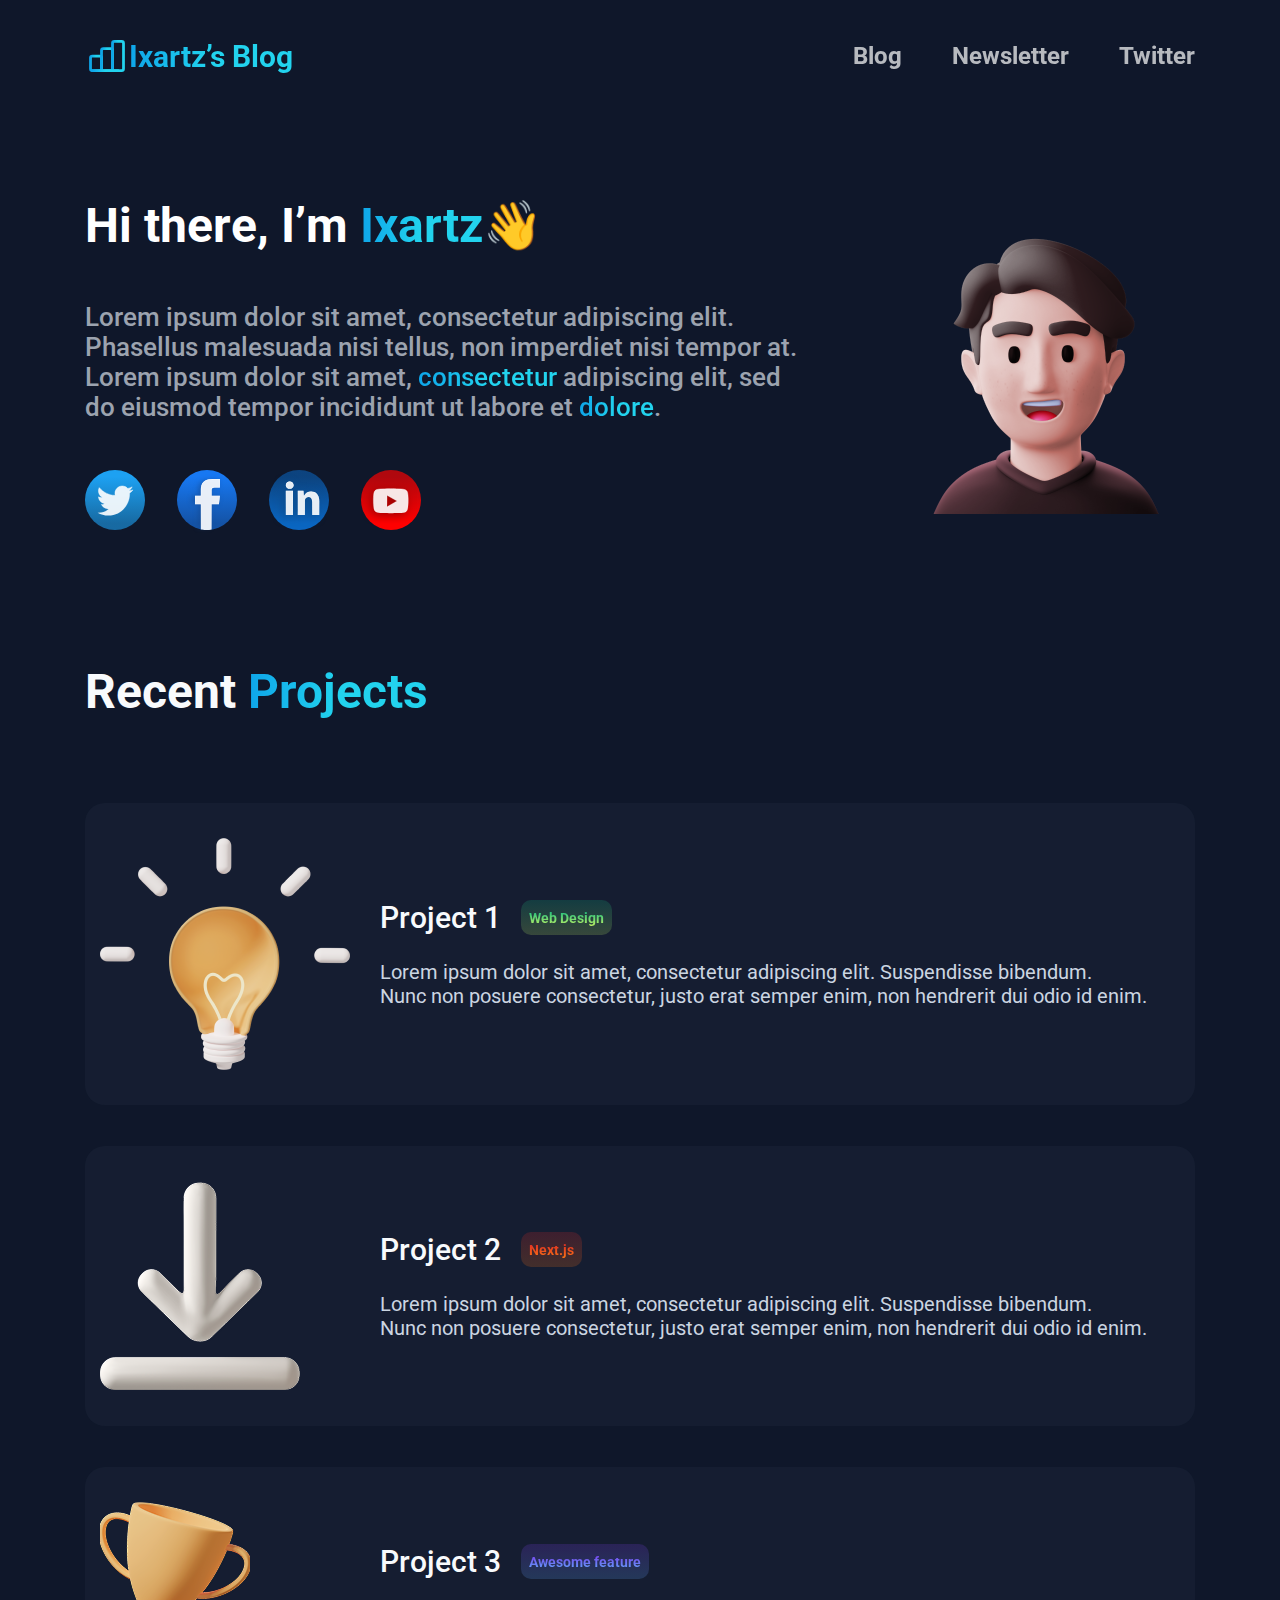
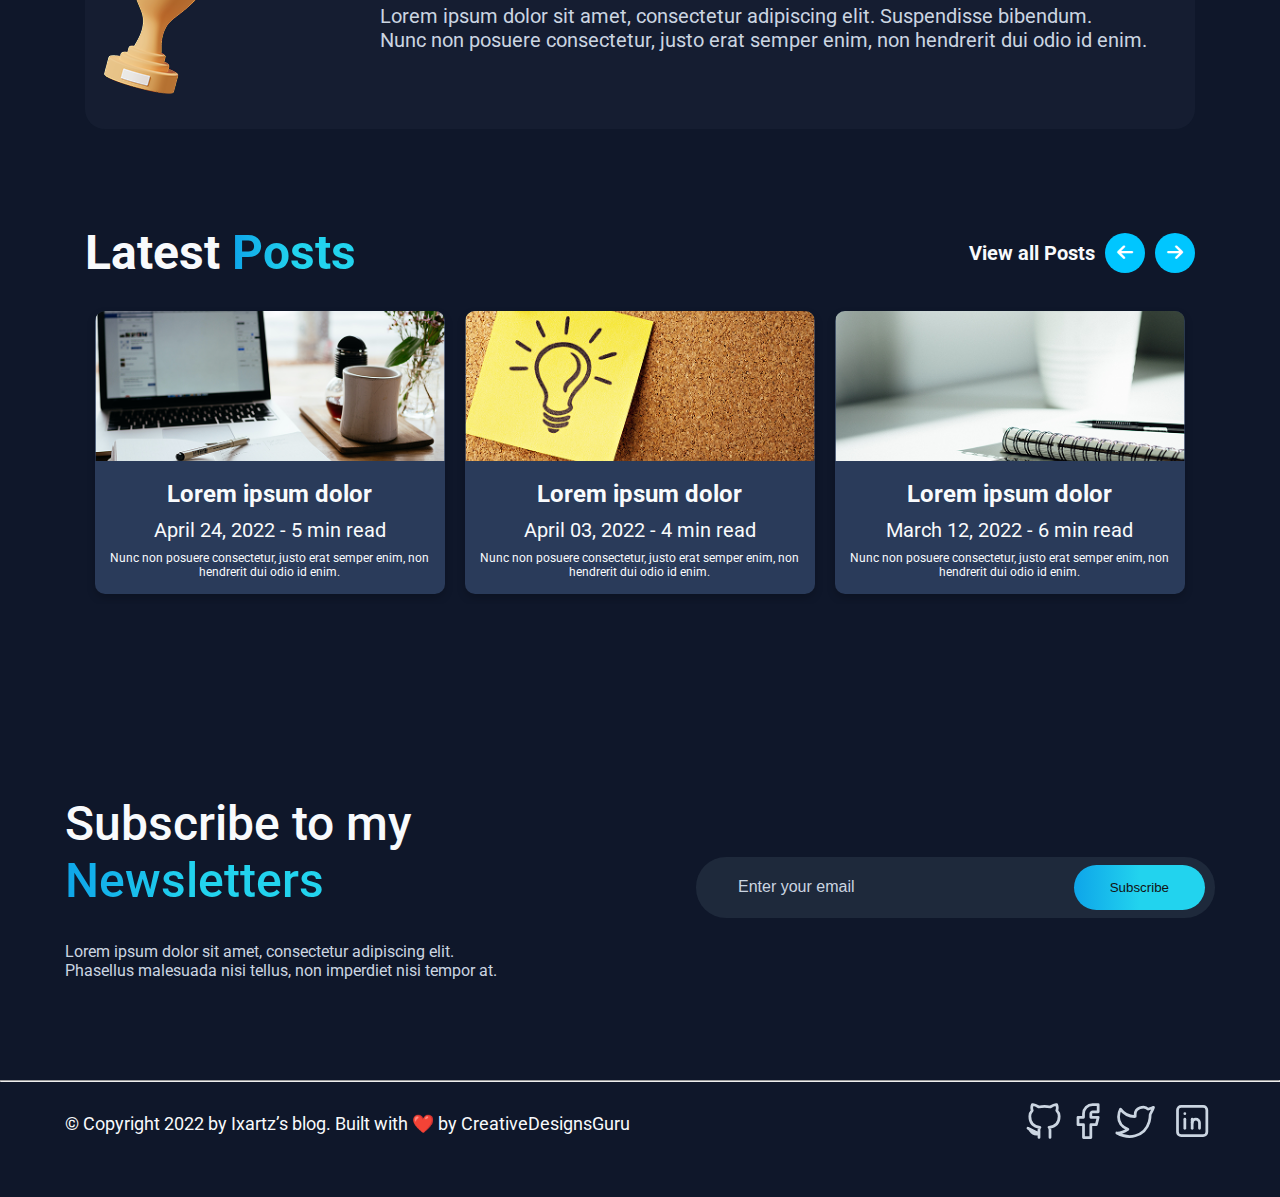
<file: index.html>
<!DOCTYPE html>
<html lang="en">
  <head>
    <meta charset="UTF-8" />
    <meta name="viewport" content="width=device-width, initial-scale=1.0" />
    <meta
      name="description"
      content="Designed and developed by Universal, Abdulhayev Nuriddin"
    />
    <meta name="keywords" content="HTML, CSS, JavaScript, Frontend" />
    <meta name="author" content="Abdulhayev Nuriddin, Universal" />
    <title>Designed by Universal</title>
    <link rel="shortcut icon" href="./images/favicon.svg" type="image/x-icon" />
    <link rel="stylesheet" href="./css/main.css" />
    <!-- <link rel="stylesheet" href="./bootstrap/css/bootstrap.min.css" /> -->
    <link
      rel="stylesheet"
      href="https://cdnjs.cloudflare.com/ajax/libs/font-awesome/6.6.0/css/all.min.css"
    />
  </head>

  <body>
    <div id="loader"></div>
    <div id="scrollProgressBar"></div>

    <header class="header hidden-content">
      <div class="container header__container">
        <a href="./index.html" class="header__logo">
          <img src="./images/logo.svg" alt="Logo" class="header__logo__img" />
          <h2 class="header__logo__name gradient">Ixartz’s Blog</h2>
        </a>
        <ul class="header__list">
          <li>
            <a href="./blog.html" class="header__links">Blog</a>
          </li>
          <li>
            <a href="./newsletter.html" class="header__links">Newsletter</a>
          </li>
          <li>
            <a href="https://x.com" target="_blank" class="header__links"
              >Twitter</a
            >
          </li>
        </ul>
      </div>
    </header>

    <main class="main hidden-content">
      <section class="hero">
        <div class="container hero__container">
          <div class="hero__content">
            <h1 class="hero__title">
              Hi there, I’m <span class="gradient">Ixartz</span>👋
            </h1>
            <p class="hero__text">
              Lorem ipsum dolor sit amet, consectetur adipiscing elit. Phasellus
              malesuada nisi tellus, non imperdiet nisi tempor at. Lorem ipsum
              dolor sit amet,
              <span class="gradient">consectetur</span> adipiscing elit, sed do
              eiusmod tempor incididunt ut labore et
              <span class="gradient">dolore</span>.
            </p>
            <div class="hero__socials">
              <a
                href="http://x.com"
                target="_blank"
                rel="noopener noreferrer"
                class="hero__twitter"
              >
                <img src="./images/twitter.svg" alt="twitter" class="" />
              </a>
              <a
                href="http://facebook.com"
                target="_blank"
                rel="noopener noreferrer"
                class="hero__facebook"
              >
                <img src="./images/facebook.svg" alt="facebook" class="" />
              </a>
              <a
                href="http://linkedin.com"
                target="_blank"
                rel="noopener noreferrer"
                class="hero__linkedin"
              >
                <img src="./images/linkedin.svg" alt="linkedin" class="" />
              </a>
              <a
                href="http://youtube.com"
                target="_blank"
                rel="noopener noreferrer"
                class="hero__youtube"
              >
                <img src="./images/youtube.svg" alt="youtube" class="" />
              </a>
            </div>
          </div>
          <img src="./images/human.png" alt="human" class="hero__img" />
        </div>
      </section>

      <section class="projects">
        <div class="container projects__container">
          <h2 class="projects__title">
            Recent <span class="gradient">Projects</span>
          </h2>
          <div class="projects__cards">
            <div class="projects__card">
              <img src="./images/lampa.png" alt="lampa" class="" />
              <div class="projects__card__content">
                <div class="projects__flex">
                  <h3 class="projects__card__title">Project 1</h3>
                  <div class="projects__card__bg">
                    <span class="projects__card__span">Web Design</span>
                  </div>
                </div>
                <p class="projects__card__text">
                  Lorem ipsum dolor sit amet, consectetur adipiscing elit.
                  Suspendisse bibendum.
                </p>
                <p class="projects__card__text">
                  Nunc non posuere consectetur, justo erat semper enim, non
                  hendrerit dui odio id enim.
                </p>
              </div>
            </div>
            <div class="projects__card">
              <img src="./images/download.png" alt="yuklash" class="" />
              <div class="projects__card__content">
                <div class="projects__flex">
                  <h3 class="projects__card__title">Project 2</h3>
                  <div class="projects__card__bg2">
                    <span class="projects__card__span2">Next.js</span>
                  </div>
                </div>
                <p class="projects__card__text">
                  Lorem ipsum dolor sit amet, consectetur adipiscing elit.
                  Suspendisse bibendum.
                </p>
                <p class="projects__card__text">
                  Nunc non posuere consectetur, justo erat semper enim, non
                  hendrerit dui odio id enim.
                </p>
              </div>
            </div>
            <div class="projects__card">
              <img src="./images/kubok.png" alt="kubok" class="" />
              <div class="projects__card__content">
                <div class="projects__flex">
                  <h3 class="projects__card__title">Project 3</h3>
                  <div class="projects__card__bg3">
                    <span class="projects__card__span3">Awesome feature</span>
                  </div>
                </div>
                <p class="projects__card__text">
                  Lorem ipsum dolor sit amet, consectetur adipiscing elit.
                  Suspendisse bibendum.
                </p>
                <p class="projects__card__text">
                  Nunc non posuere consectetur, justo erat semper enim, non
                  hendrerit dui odio id enim.
                </p>
              </div>
            </div>
          </div>
        </div>
      </section>

      <section class="posts">
        <div class="container posts__container">
          <div class="carousel-container">
            <div class="carousel-header">
              <h2>Latest <span class="gradient">Posts</span></h2>
              <div class="header-controls">
                <a href="./blog.html">View all Posts</a>
                <button class="nav-arrow prev">
                  <i class="fas fa-arrow-left"></i>
                </button>
                <button class="nav-arrow next">
                  <i class="fas fa-arrow-right"></i>
                </button>
              </div>
            </div>
            <div class="carousel">
              <div class="carousel-track">
                <a href="fullblog.html?id=1" class="card" data-id="1">
                  <div class="card-inner">
                    <img src="./images/card1.png" alt="Card Image" />
                    <div class="card-content">
                      <h2>Lorem ipsum dolor</h2>
                      <p>April 24, 2022 - 5 min read</p>
                      <p>
                        Nunc non posuere consectetur, justo erat semper enim,
                        non hendrerit dui odio id enim.
                      </p>
                    </div>
                  </div>
                </a>
                <a href="fullblog.html?id=2" class="card" data-id="2">
                  <div class="card-inner">
                    <img src="./images/card2.png" alt="Card Image" />
                    <div class="card-content">
                      <h2>Lorem ipsum dolor</h2>
                      <p>April 03, 2022 - 4 min read</p>
                      <p>
                        Nunc non posuere consectetur, justo erat semper enim,
                        non hendrerit dui odio id enim.
                      </p>
                    </div>
                  </div>
                </a>
                <a href="fullblog.html?id=3" class="card" data-id="3">
                  <div class="card-inner">
                    <img src="./images/card3.png" alt="Card Image" />
                    <div class="card-content">
                      <h2>Lorem ipsum dolor</h2>
                      <p>March 12, 2022 - 6 min read</p>
                      <p>
                        Nunc non posuere consectetur, justo erat semper enim,
                        non hendrerit dui odio id enim.
                      </p>
                    </div>
                  </div>
                </a>
                <a href="fullblog.html?id=4" class="card" data-id="4">
                  <div class="card-inner">
                    <img src="./images/card4.png" alt="Card Image" />
                    <div class="card-content">
                      <h2>Lorem ipsum dolor</h2>
                      <p>March 10, 2022 - 5 min read</p>
                      <p>
                        Nunc non posuere consectetur, justo erat semper enim,
                        non hendrerit dui odio id enim.
                      </p>
                    </div>
                  </div>
                </a>
                <a href="fullblog.html?id=5" class="card" data-id="5">
                  <div class="card-inner">
                    <img src="./images/card5.png" alt="Card Image" />
                    <div class="card-content">
                      <h2>Lorem ipsum dolor</h2>
                      <p>March 08, 2022 - 4 min read</p>
                      <p>
                        Nunc non posuere consectetur, justo erat semper enim,
                        non hendrerit dui odio id enim.
                      </p>
                    </div>
                  </div>
                </a>
                <a href="fullblog.html?id=6" class="card" data-id="6">
                  <div class="card-inner">
                    <img src="./images/card6.png" alt="Card Image" />
                    <div class="card-content">
                      <h2>Lorem ipsum dolor</h2>
                      <p>March 05, 2022 - 6 min read</p>
                      <p>
                        Nunc non posuere consectetur, justo erat semper enim,
                        non hendrerit dui odio id enim.
                      </p>
                    </div>
                  </div>
                </a>
              </div>
            </div>
          </div>
        </div>
      </section>
    </main>

    <footer class="footer">
      <div class="container footer__container">
        <div class="footer__content">
          <h2 class="footer__title">
            Subscribe to my
            <span class="gradient">Newsletters</span>
          </h2>
          <p class="footer__text">
            Lorem ipsum dolor sit amet, consectetur adipiscing elit.
          </p>
          <p class="footer__text">
            Phasellus malesuada nisi tellus, non imperdiet nisi tempor at.
          </p>
        </div>
        <form class="footer__form">
          <input
            class="footer__inp"
            type="email"
            placeholder="Enter your email"
            required
          />
          <button class="footer__btn" type="submit">Subscribe</button>
        </form>
      </div>
      <hr />
      <div class="container footer__bottom">
        <p class="footer__copy">
          © Copyright 2022 by Ixartz’s blog. Built with ❤️ by
          CreativeDesignsGuru
        </p>
        <div class="footer__socials">
          <a href="http://github.com" target="_blank" rel="noopener noreferrer">
            <img src="./images/github.svg" alt="github" />
          </a>
          <a
            href="http://facebook.com"
            target="_blank"
            rel="noopener noreferrer"
          >
            <img src="./images/fb.svg" alt="facebook" />
          </a>
          <a href="http://x.com" target="_blank" rel="noopener noreferrer">
            <img src="./images/tw.svg" alt="twitter" />
          </a>
          <a
            href="http://linkedin.com"
            target="_blank"
            rel="noopener noreferrer"
          >
            <img src="./images/in.svg" alt="linkedin" />
          </a>
        </div>
      </div>
    </footer>

    <script src="./js/main.js"></script>
    <!-- <script src="./bootstrap/js/bootstrap.bundle.min.js"></script> -->
  </body>
</html>
</file>
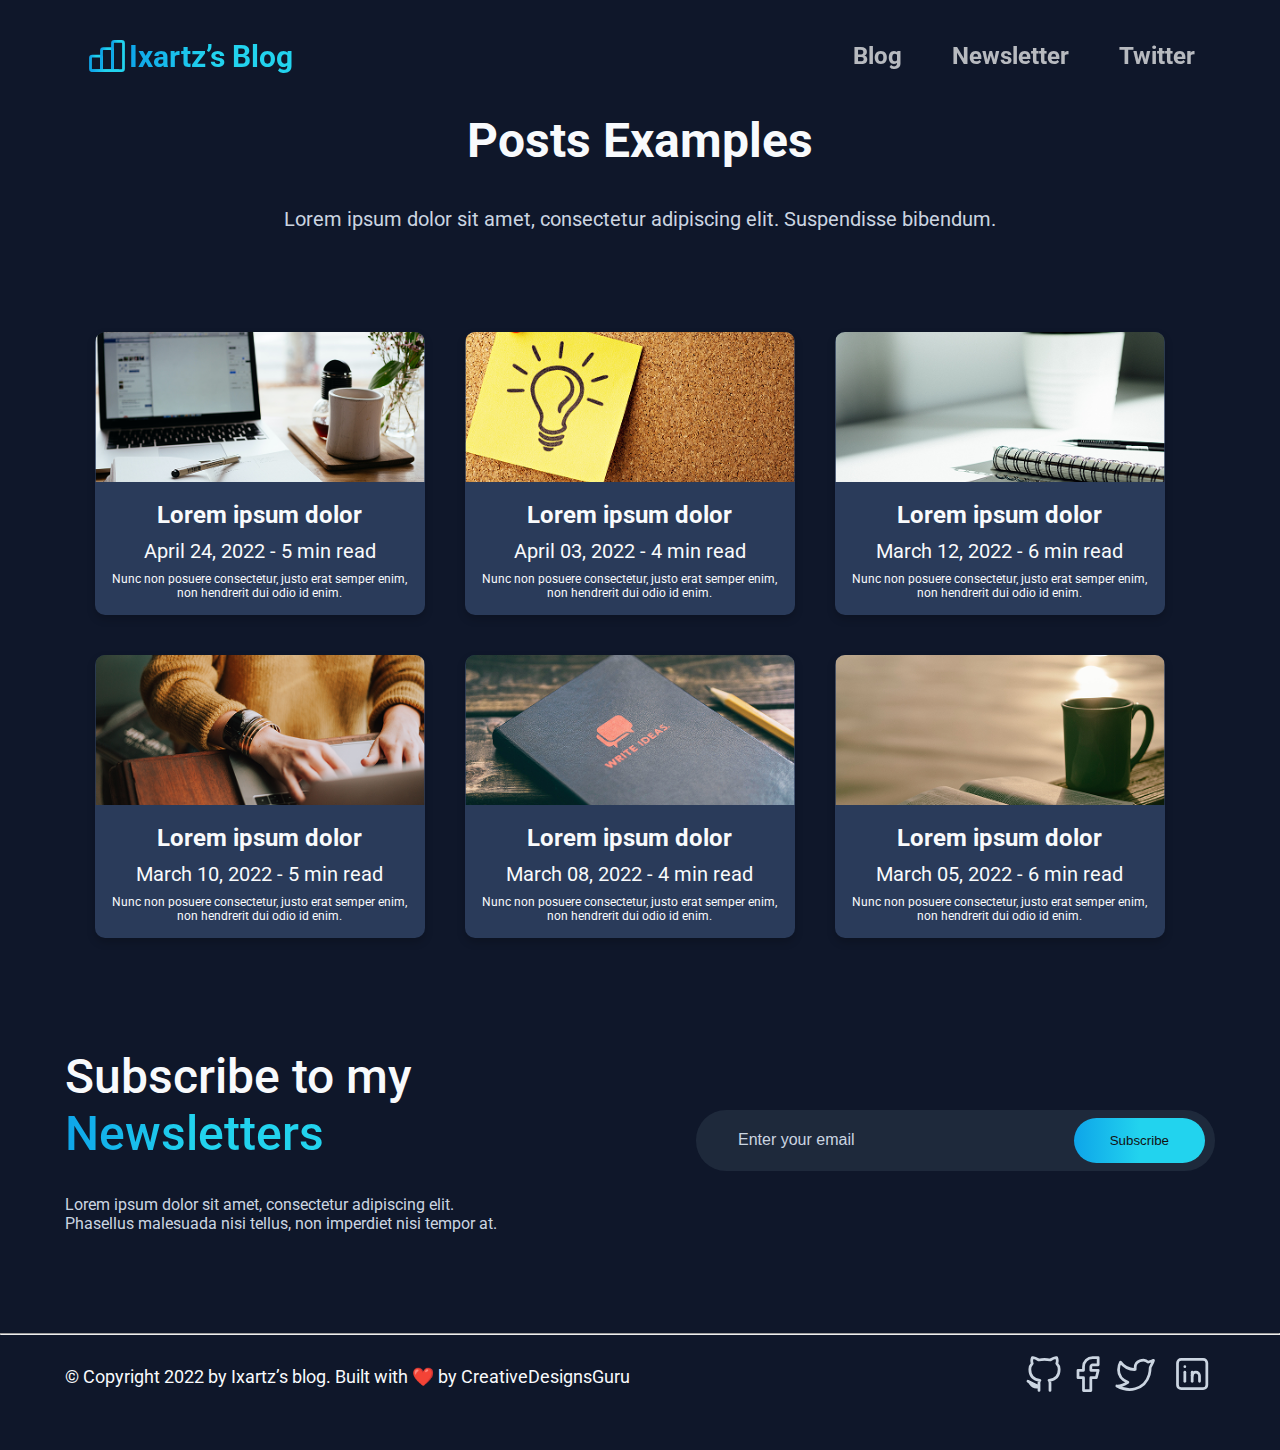
<file: blog.html>
<!DOCTYPE html>
<html lang="en">
  <head>
    <meta charset="UTF-8" />
    <meta name="viewport" content="width=device-width, initial-scale=1.0" />
    <meta
      name="description"
      content="Designed and developed by Universal, Abdulhayev Nuriddin"
    />
    <meta name="keywords" content="HTML, CSS, JavaScript, Frontend" />
    <meta name="author" content="Abdulhayev Nuriddin, Universal" />
    <title>Designed by Universal</title>
    <link rel="shortcut icon" href="./images/favicon.svg" type="image/x-icon" />
    <link rel="stylesheet" href="./css/main.css" />
    <link
      rel="stylesheet"
      href="https://cdnjs.cloudflare.com/ajax/libs/font-awesome/6.6.0/css/all.min.css"
    />
    <style>
      .blog {
        width: 100%;
        margin-top: 95px;
      }

      .blog__container {
        position: relative;
      }

      .blog__title {
        font-weight: 700;
        font-size: 48px;
        color: #f8fafc;
        text-align: center;
      }

      .blog__text {
        font-weight: 400;
        font-size: 20px;
        color: #cbd5e1;
        text-align: center;
        margin-top: 38px;
        margin-bottom: 91px;
      }

      .cards-container {
        display: flex;
        flex-wrap: wrap;
        gap: 20px;
      }

      .card {
        flex: 0 0 calc(33.33% - 20px);
        color: inherit;
        padding: 10px;
      }

      .card-inner {
        background-color: #2a3b5a;
        border-radius: 10px;
        overflow: hidden;
        box-shadow: 0 4px 8px rgba(0, 0, 0, 0.2);
      }

      .card img {
        width: 100%;
        height: 150px;
        object-fit: cover;
      }

      .card-content {
        padding: 15px;
      }

      .card-content h2 {
        font-weight: 700;
        font-size: 24px;
        text-align: center;
        margin-bottom: 10px;
        color: #f8fafc;
      }

      .card-content p {
        color: #f8fafc;
        text-align: center;
        font-weight: 400;
        font-size: 20px;
      }

      .card-content p:first-child {
        font-size: 14px;
        padding-bottom: 9px;
      }

      .card-content p:last-child {
        margin-top: 9px;
        font-size: 12px;
      }

      .blog__footer {
        margin: 0;
      }

      @media (max-width: 768px) {
        .card {
          flex: 0 0 calc(50% - 20px);
        }
      }

      @media (max-width: 480px) {
        .card {
          flex: 0 0 100%;
        }

        .blog__title {
          font-size: 32px;
        }

        .blog__text {
          font-size: 16px;
        }
      }
    </style>
  </head>

  <body>
    <div id="loader"></div>
    <div id="scrollProgressBar"></div>

    <header class="header hidden-content">
      <div class="container header__container">
        <a href="./index.html" class="header__logo">
          <img src="./images/logo.svg" alt="Logo" class="header__logo__img" />
          <h2 class="header__logo__name gradient">Ixartz’s Blog</h2>
        </a>
        <ul class="header__list">
          <li>
            <a href="./blog.html" class="header__links">Blog</a>
          </li>
          <li>
            <a href="./newsletter.html" class="header__links">Newsletter</a>
          </li>
          <li>
            <a href="https://x.com" target="_blank" class="header__links"
              >Twitter</a
            >
          </li>
        </ul>
      </div>
    </header>

    <main class="main">
      <section class="blog">
        <div class="container blog__container">
          <h1 class="blog__title">Posts Examples</h1>
          <p class="blog__text">
            Lorem ipsum dolor sit amet, consectetur adipiscing elit. Suspendisse
            bibendum.
          </p>
          <div class="cards-container">
            <a href="fullblog.html?id=1" class="card" data-id="1">
              <div class="card-inner">
                <img src="./images/card1.png" alt="Card Image" />
                <div class="card-content">
                  <h2>Lorem ipsum dolor</h2>
                  <p>April 24, 2022 - 5 min read</p>
                  <p>
                    Nunc non posuere consectetur, justo erat semper enim, non
                    hendrerit dui odio id enim.
                  </p>
                </div>
              </div>
            </a>
            <a href="fullblog.html?id=2" class="card" data-id="2">
              <div class="card-inner">
                <img src="./images/card2.png" alt="Card Image" />
                <div class="card-content">
                  <h2>Lorem ipsum dolor</h2>
                  <p>April 03, 2022 - 4 min read</p>
                  <p>
                    Nunc non posuere consectetur, justo erat semper enim, non
                    hendrerit dui odio id enim.
                  </p>
                </div>
              </div>
            </a>
            <a href="fullblog.html?id=3" class="card" data-id="3">
              <div class="card-inner">
                <img src="./images/card3.png" alt="Card Image" />
                <div class="card-content">
                  <h2>Lorem ipsum dolor</h2>
                  <p>March 12, 2022 - 6 min read</p>
                  <p>
                    Nunc non posuere consectetur, justo erat semper enim, non
                    hendrerit dui odio id enim.
                  </p>
                </div>
              </div>
            </a>
            <a href="fullblog.html?id=4" class="card" data-id="4">
              <div class="card-inner">
                <img src="./images/card4.png" alt="Card Image" />
                <div class="card-content">
                  <h2>Lorem ipsum dolor</h2>
                  <p>March 10, 2022 - 5 min read</p>
                  <p>
                    Nunc non posuere consectetur, justo erat semper enim, non
                    hendrerit dui odio id enim.
                  </p>
                </div>
              </div>
            </a>
            <a href="fullblog.html?id=5" class="card" data-id="5">
              <div class="card-inner">
                <img src="./images/card5.png" alt="Card Image" />
                <div class="card-content">
                  <h2>Lorem ipsum dolor</h2>
                  <p>March 08, 2022 - 4 min read</p>
                  <p>
                    Nunc non posuere consectetur, justo erat semper enim, non
                    hendrerit dui odio id enim.
                  </p>
                </div>
              </div>
            </a>
            <a href="fullblog.html?id=6" class="card" data-id="6">
              <div class="card-inner">
                <img src="./images/card6.png" alt="Card Image" />
                <div class="card-content">
                  <h2>Lorem ipsum dolor</h2>
                  <p>March 05, 2022 - 6 min read</p>
                  <p>
                    Nunc non posuere consectetur, justo erat semper enim, non
                    hendrerit dui odio id enim.
                  </p>
                </div>
              </div>
            </a>
          </div>
        </div>
      </section>
    </main>

    <footer class="footer blog__footer">
      <div class="container footer__container">
        <div class="footer__content">
          <h2 class="footer__title">
            Subscribe to my
            <span class="gradient">Newsletters</span>
          </h2>
          <p class="footer__text">
            Lorem ipsum dolor sit amet, consectetur adipiscing elit.
          </p>
          <p class="footer__text">
            Phasellus malesuada nisi tellus, non imperdiet nisi tempor at.
          </p>
        </div>
        <form class="footer__form">
          <input
            class="footer__inp"
            type="email"
            placeholder="Enter your email"
            required
          />
          <button class="footer__btn" type="submit">Subscribe</button>
        </form>
      </div>
      <hr />
      <div class="container footer__bottom">
        <p class="footer__copy">
          © Copyright 2022 by Ixartz’s blog. Built with ❤️ by
          CreativeDesignsGuru
        </p>
        <div class="footer__socials">
          <a href="http://github.com" target="_blank" rel="noopener noreferrer">
            <img src="./images/github.svg" alt="github" />
          </a>
          <a
            href="http://facebook.com"
            target="_blank"
            rel="noopener noreferrer"
          >
            <img src="./images/fb.svg" alt="facebook" />
          </a>
          <a href="http://x.com" target="_blank" rel="noopener noreferrer">
            <img src="./images/tw.svg" alt="twitter" />
          </a>
          <a
            href="http://linkedin.com"
            target="_blank"
            rel="noopener noreferrer"
          >
            <img src="./images/in.svg" alt="linkedin" />
          </a>
        </div>
      </div>
    </footer>

    <script src="./js/main.js"></script>
  </body>
</html>
</file>
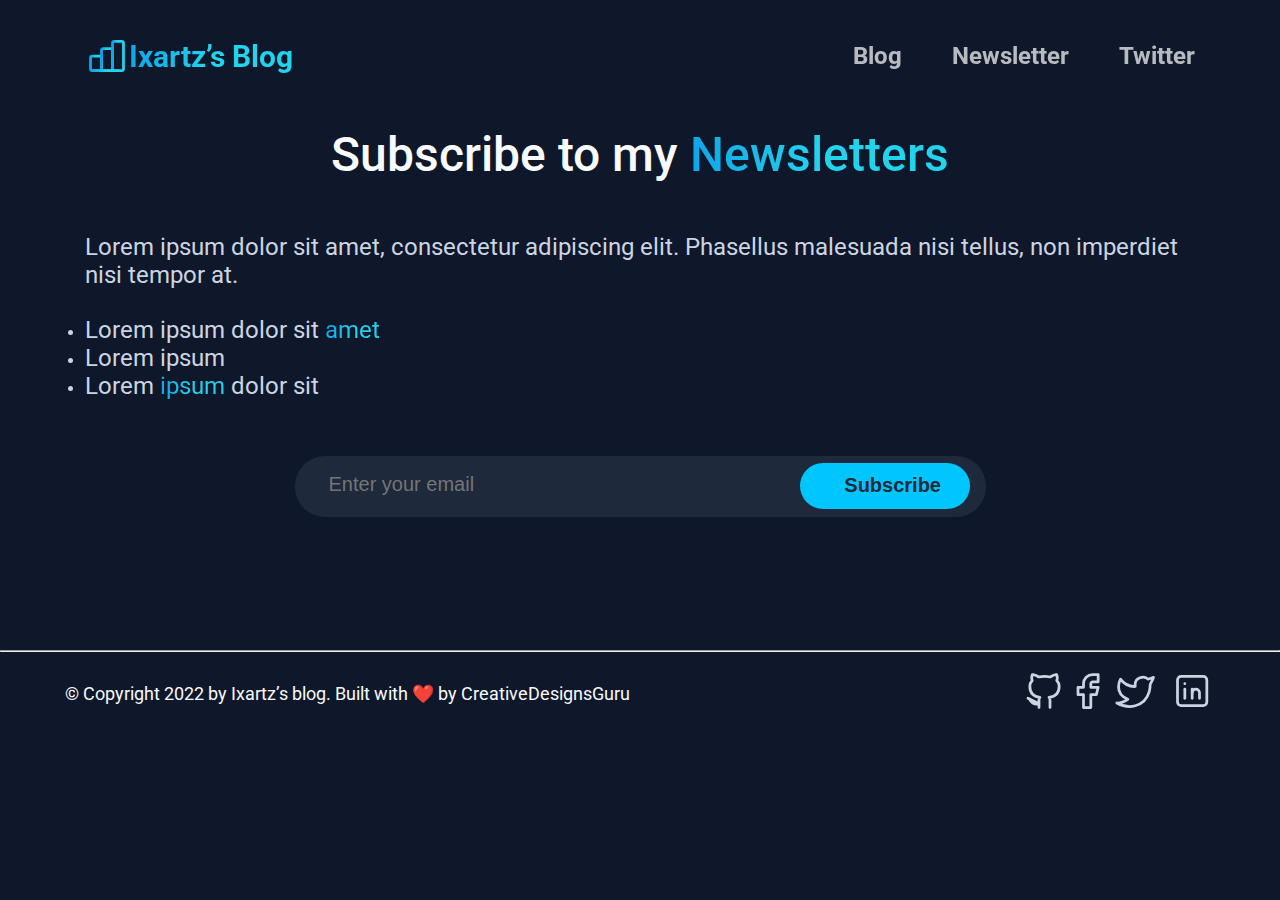
<file: newsletter.html>
<!DOCTYPE html>
<html lang="en">
  <head>
    <meta charset="UTF-8" />
    <meta name="viewport" content="width=device-width, initial-scale=1.0" />
    <meta
      name="description"
      content="Designed and developed by Universal, Abdulhayev Nuriddin"
    />
    <meta name="keywords" content="HTML, CSS, JavaScript, Frontend" />
    <meta name="author" content="Abdulhayev Nuriddin, Universal" />
    <title>Designed by Universal</title>
    <link rel="shortcut icon" href="./images/favicon.svg" type="image/x-icon" />
    <link rel="stylesheet" href="./css/main.css" />
    <link
      rel="stylesheet"
      href="https://cdnjs.cloudflare.com/ajax/libs/font-awesome/6.6.0/css/all.min.css"
    />
    <style>
      .newsletter {
        margin-top: 126px;
      }

      .newsletter__title {
        font-weight: 500;
        font-size: 48px;
        color: #f8fafc;
        text-align: center;
      }

      .newsletter__text {
        font-weight: 400;
        font-size: 24px;
        color: #cbd5e1;
        margin-top: 50px;
        margin-bottom: 27px;
      }

      .newsletter__list {
        list-style: disc;
        color: #cbd5e1;
      }

      .newsletter__list__text {
        font-weight: 400;
        font-size: 24px;
        text-align: justify;
        color: #cbd5e1;
      }

      .newsletter__form {
        margin-top: 56px;
        margin-bottom: 133px;
        position: relative;
        display: flex;
        justify-content: center;
        align-items: center;
      }

      .newsletter__inp {
        padding: 23px 480px 23px 34px;
        border-radius: 30px;
        background-color: #1e293b;
        color: #cbd5e1;
      }

      .newsletter__inp::placeholder {
        font-weight: 400;
        font-size: 20px;
      }

      .newsletter__btn {
        padding: 11px 29px 12px 44px;
        border-radius: 30px;
        background-color: #00c6ff;
        color: #1e293b;
        font-weight: 700;
        font-size: 20px;
        position: absolute;
        top: 7px;
        right: 225px;
        transition: all 0.2s ease;
      }

      .newsletter__btn:hover {
        transform: scale(1.05);
      }

      .newsletter__btn:active {
        transform: scale(0.95);
      }

      @media only screen and (max-width: 480px) {
        .newsletter__content {
          text-align: center;
        }

        .newsletter__inp {
          padding: 0;
          padding-left: 18px;
          max-width: 100%;
          width: 100% !important;
          height: 52px;
        }

        .newsletter__btn {
          top: 2;
          right: 10px;
          padding: 8px 18px 7px 26px;
        }
      }
    </style>
  </head>

  <body>
    <div id="loader"></div>
    <div id="scrollProgressBar"></div>

    <header class="header hidden-content">
      <div class="container header__container">
        <a href="./index.html" class="header__logo">
          <img src="./images/logo.svg" alt="Logo" class="header__logo__img" />
          <h2 class="header__logo__name gradient">Ixartz’s Blog</h2>
        </a>
        <ul class="header__list">
          <li>
            <a href="./blog.html" class="header__links">Blog</a>
          </li>
          <li>
            <a href="./newsletter.html" class="header__links">Newsletter</a>
          </li>
          <li>
            <a href="https://x.com" target="_blank" class="header__links"
              >Twitter</a
            >
          </li>
        </ul>
      </div>
    </header>

    <footer class="newsletter">
      <div class="container newsletter__container">
        <div class="newsletter__content">
          <h2 class="newsletter__title">
            Subscribe to my
            <span class="gradient">Newsletters</span>
          </h2>
          <p class="newsletter__text">
            Lorem ipsum dolor sit amet, consectetur adipiscing elit. Phasellus
            malesuada nisi tellus, non imperdiet nisi tempor at.
          </p>
          <ul class="newsletter__list">
            <li class="">
              <p class="newsletter__list__text">
                Lorem ipsum dolor sit <span class="gradient">amet</span>
              </p>
            </li>
            <li class="">
              <p class="newsletter__list__text">Lorem ipsum</p>
            </li>
            <li class="">
              <p class="newsletter__list__text">
                Lorem <span class="gradient">ipsum</span> dolor sit
              </p>
            </li>
          </ul>
        </div>
        <form class="newsletter__form">
          <input
            class="newsletter__inp"
            type="email"
            placeholder="Enter your email"
            required
          />
          <button class="newsletter__btn" type="submit">Subscribe</button>
        </form>
      </div>
      <hr />
      <div class="container footer__bottom">
        <p class="footer__copy">
          © Copyright 2022 by Ixartz’s blog. Built with ❤️ by
          CreativeDesignsGuru
        </p>
        <div class="footer__socials">
          <a href="http://github.com" target="_blank" rel="noopener noreferrer">
            <img src="./images/github.svg" alt="github" />
          </a>
          <a
            href="http://facebook.com"
            target="_blank"
            rel="noopener noreferrer"
          >
            <img src="./images/fb.svg" alt="facebook" />
          </a>
          <a href="http://x.com" target="_blank" rel="noopener noreferrer">
            <img src="./images/tw.svg" alt="twitter" />
          </a>
          <a
            href="http://linkedin.com"
            target="_blank"
            rel="noopener noreferrer"
          >
            <img src="./images/in.svg" alt="linkedin" />
          </a>
        </div>
      </div>
    </footer>

    <script src="./js/main.js"></script>
  </body>
</html>
</file>
<file: css/main.css>
@import url("https://fonts.googleapis.com/css2?family=Roboto:ital,wght@0,100..900;1,100..900&display=swap");
body {
  font-family: "Roboto", sans-serif !important;
}

:root {
  --black-color: #121212;
  --white-color: #FAFAFA;
}

.dark-theme {
  --black-color: #FAFAFA;
  --white-color: #121212;
}

* {
  margin: 0;
  padding: 0;
  box-sizing: border-box;
  -webkit-tap-highlight-color: transparent;
}

html {
  scroll-behavior: smooth;
}

body {
  background-color: var(--white-color);
  color: var(--black-color);
  transition: background-color 0.3s ease, color 0.3s ease;
  background: #0F172A;
}

h1,
h2,
h3,
h4,
h5,
h6,
p {
  color: var(--black-color);
}

a,
button {
  text-decoration: none;
  color: var(--black-color);
  cursor: pointer;
}

input,
textarea,
select,
button,
label {
  border: none;
  outline: none;
  background: none;
}

ul,
ol {
  list-style: none;
}

img {
  max-width: 100%;
  height: auto;
}

.container {
  margin: 0 auto;
  padding: 0 20px;
  max-width: 1150px;
  width: 100%;
}

@media only screen and (max-width: 768px) {
  .container {
    max-width: 668px;
    padding: 0 15px;
  }
}
@media only screen and (max-width: 480px) {
  .container {
    max-width: 380px;
    padding: 0 10px;
  }
}
#scrollProgressBar {
  position: fixed;
  top: 0;
  left: 0;
  height: 4px;
  background-color: #2979ff;
  z-index: 1000;
  width: 0;
}

#loader {
  width: 80px;
  height: 80px;
  border: 5px solid transparent;
  border-top: 5px solid #2979ff;
  border-bottom: 5px solid #2979ff;
  border-radius: 50%;
  animation: spin 1s linear infinite;
  position: fixed;
  top: 50%;
  left: 50%;
  transform: translate(-50%, -50%);
  z-index: 9999;
  opacity: 1;
  transition: opacity 1s ease;
}

#loader.hidden {
  opacity: 0;
  pointer-events: none;
}

@keyframes spin {
  0% {
    transform: translate(-50%, -50%) rotate(0deg);
  }
  100% {
    transform: translate(-50%, -50%) rotate(360deg);
  }
}
.hidden-content {
  opacity: 0;
  transition: opacity 1s ease;
}

.hidden-content.show {
  opacity: 1;
}

.header {
  position: fixed;
  top: 0;
  left: 0;
  right: 0;
  z-index: 999;
  padding: 34px 0;
  background-color: #0F172A;
}
.header__container {
  display: flex;
  justify-content: space-between;
  align-items: center;
}
.header__logo {
  display: flex;
  align-items: center;
  transition: all 0.2s ease;
}
.header__logo:hover {
  opacity: 0.7;
}
.header__logo:active {
  transform: scale(0.95);
}
.header__logo__name {
  font-weight: 700;
  font-size: 30px;
}
.header__list {
  display: flex;
  align-items: center;
  gap: 50px;
}
.header__links {
  color: #fff;
  font-weight: 700;
  font-size: 24px;
  opacity: 0.7;
  transition: all 0.3s ease;
}
.header__links:hover {
  opacity: 1;
}
.header__links:active {
  opacity: 0.7;
}

.gradient {
  background: linear-gradient(270deg, #22D3EE 50%, #0EA5E9 100%);
  -webkit-background-clip: text;
  background-clip: text;
  color: transparent;
}

@media only screen and (max-width: 480px) {
  .header {
    padding: 10px 0;
  }
  .header__logo__img {
    width: 35px;
    height: 35px;
  }
  .header__logo__name {
    font-weight: 700;
    font-size: 20px;
  }
  .header__list {
    gap: 15px;
  }
  .header__links {
    font-weight: 700;
    font-size: 14px;
  }
}
.footer {
  margin-top: 91px;
}
.footer__container {
  display: flex;
  justify-content: space-between;
  align-items: center;
  padding: 100px 0;
}
.footer__title {
  color: #f8fafc;
  font-weight: 500;
  font-size: 48px;
  width: 549px;
}
.footer__text {
  color: #CBD5E1;
}
.footer__text:nth-child(2) {
  margin-top: 33px !important;
}
.footer__form {
  position: relative;
}
.footer__inp {
  padding: 23px 300px 23px 42px;
  border-radius: 30px;
  background: #1E293B;
  color: #f8fafc;
}
.footer__inp::-moz-placeholder {
  font-weight: 400;
  font-size: 16px;
  color: #CBD5E1;
}
.footer__inp::placeholder {
  font-weight: 400;
  font-size: 16px;
  color: #CBD5E1;
}
.footer__btn {
  padding: 15px 36px;
  border-radius: 30px;
  background: linear-gradient(270deg, #22D3EE 50%, #0EA5E9 100%);
  position: absolute;
  right: 10px;
  top: 8px;
  transition: all 0.2s ease;
}
.footer__btn:hover {
  transform: scale(1.05);
}
.footer__btn:active {
  transform: scale(0.95);
}
.footer__bottom {
  padding: 17px 0 50px 0;
  display: flex;
  align-items: center;
  justify-content: space-between;
}
.footer__copy {
  color: #f8fafc;
  font-size: 18px;
}
.footer__socials {
  display: flex;
  align-items: center;
  gap: 15px;
}
.footer__socials a {
  transition: all 0.2s ease;
}
.footer__socials a:hover {
  transform: scale(1.1);
}
.footer__socials a:active {
  transform: scale(0.9);
}

hr {
  background: #CBD5E1;
}

@media screen and (max-width: 480px) {
  .footer {
    margin: 0;
  }
  .footer__container {
    flex-direction: column;
    justify-content: center;
    align-items: center;
    gap: 33px;
    padding: 41px 0 57px 0;
  }
  .footer__content {
    flex-direction: column;
    justify-content: center;
    align-items: center;
    text-align: center;
  }
  .footer__title {
    font-size: 24px;
    width: auto;
  }
  .footer__text {
    font-size: 13px;
  }
  .footer__inp {
    padding: 23px 190px 23px 42px;
    width: 100%;
  }
  .footer__bottom {
    flex-direction: column;
    justify-content: center;
    align-items: center;
    text-align: center;
    gap: 9px;
  }
}
.main {
  margin-top: 112px;
}

.hero__container {
  display: flex;
  justify-content: space-between;
  align-items: center;
  padding-top: 85px;
}
.hero__content {
  width: 713px;
}
.hero__title {
  color: #fff;
  font-weight: 700;
  font-size: 48px;
}
.hero__text {
  font-weight: 500;
  font-size: 26px;
  color: #9CA3AF;
  margin-top: 48px;
  margin-bottom: 48px;
}
.hero__socials {
  display: flex;
  gap: 32px;
}
.hero__twitter {
  width: 60px;
  height: 60px;
  display: flex;
  justify-content: center;
  align-items: center;
  border-radius: 50%;
  background: linear-gradient(180deg, #1DA1F2 11%, rgba(29, 161, 242, 0.6) 89%);
  transition: all 0.2s ease;
}
.hero__twitter:hover {
  transform: scale(1.05);
}
.hero__twitter:active {
  transform: scale(0.95);
}
.hero__facebook {
  width: 60px;
  height: 60px;
  display: flex;
  justify-content: center;
  align-items: center;
  border-radius: 50%;
  background: linear-gradient(180deg, #1778F2 11%, rgba(23, 120, 242, 0.62) 89%);
  padding-top: 7px;
  padding-right: 5px;
  transition: all 0.2s ease;
}
.hero__facebook:hover {
  transform: scale(1.05);
}
.hero__facebook:active {
  transform: scale(0.95);
}
.hero__linkedin {
  width: 60px;
  height: 60px;
  display: flex;
  justify-content: center;
  align-items: center;
  border-radius: 50%;
  background: linear-gradient(180deg, rgba(10, 102, 194, 0.56) 11%, #0A66C2 89%);
  transition: all 0.2s ease;
}
.hero__linkedin:hover {
  transform: scale(1.05);
}
.hero__linkedin:active {
  transform: scale(0.95);
}
.hero__youtube {
  width: 60px;
  height: 60px;
  display: flex;
  justify-content: center;
  align-items: center;
  border-radius: 50%;
  padding-top: 5px;
  padding-right: 4px;
  background: linear-gradient(180deg, rgba(255, 0, 0, 0.67) 11%, #FF0000 89%);
  transition: all 0.2s ease;
}
.hero__youtube:hover {
  transform: scale(1.05);
}
.hero__youtube:active {
  transform: scale(0.95);
}

@media only screen and (max-width: 480px) {
  .main {
    margin-top: 73px;
  }
  .hero__container {
    flex-direction: column-reverse;
    justify-content: center;
    align-items: center;
  }
  .hero__img {
    width: 150px;
    height: 150px;
  }
  .hero__content {
    text-align: center;
    display: flex;
    flex-direction: column;
    align-items: center;
    justify-content: center;
    width: 100%;
  }
  .hero__title {
    font-weight: 700;
    font-size: 24px;
    margin-top: 17px;
    margin-bottom: 17px;
  }
  .hero__text {
    font-weight: 500;
    font-size: 16px;
    width: 100%;
  }
  .hero__hero__socials a img {
    width: 10px;
  }
}
.projects {
  margin-top: 133px;
}
.projects__title {
  font-weight: 700;
  font-size: 48px;
  color: #F8FAFC;
}
.projects__cards {
  display: flex;
  flex-direction: column;
  gap: 41px;
  margin-top: 83px;
}
.projects__flex {
  display: flex;
  align-items: center;
  gap: 20px;
  margin-bottom: 25px;
}
.projects__card {
  display: flex;
  align-items: center;
  justify-content: space-between;
  padding: 35px 15px;
  background-color: rgba(30, 41, 59, 0.4);
  border-radius: 20px;
}
.projects__card__content {
  width: 800px;
}
.projects__card__title {
  font-weight: 500;
  font-size: 30px;
  color: #F8FAFC;
}
.projects__card__text {
  font-weight: 400;
  font-size: 20px;
  color: #CBD5E1;
}
.projects__card__bg {
  background: linear-gradient(180deg, rgba(16, 185, 129, 0.2) 0%, rgba(190, 242, 100, 0.2) 100%);
  border-radius: 10px;
  padding: 8px;
}
.projects__card__span {
  background: linear-gradient(180deg, #10B981 0%, #BEF264 100%);
  -webkit-background-clip: text;
  background-clip: text;
  color: transparent;
  font-weight: 700;
  font-size: 14px;
}
.projects__card__bg2 {
  background: linear-gradient(180deg, rgba(220, 38, 38, 0.2) 0%, rgba(249, 115, 22, 0.2) 100%);
  border-radius: 10px;
  padding: 8px;
}
.projects__card__span2 {
  background: linear-gradient(180deg, #DC2626 0%, #F97316 100%);
  -webkit-background-clip: text;
  background-clip: text;
  color: transparent;
  font-weight: 700;
  font-size: 14px;
}
.projects__card__bg3 {
  background: linear-gradient(180deg, rgba(124, 58, 237, 0.2) 0%, rgba(96, 165, 250, 0.2) 100%);
  border-radius: 10px;
  padding: 8px;
}
.projects__card__span3 {
  background: linear-gradient(180deg, #7C3AED 0%, #60A5FA 100%);
  -webkit-background-clip: text;
  background-clip: text;
  color: transparent;
  font-weight: 700;
  font-size: 14px;
}

@media only screen and (max-width: 480px) {
  .projects {
    margin-top: 58px;
  }
  .projects__title {
    text-align: center;
    font-weight: 700;
    font-size: 24px;
  }
  .projects__flex {
    margin-top: 18px;
    margin-bottom: 18px;
  }
  .projects__cards {
    margin-top: 25px;
    gap: 25px;
  }
  .projects__card {
    flex-direction: column;
    justify-content: center;
    align-items: center;
    max-width: 100%;
    width: 100%;
    height: auto;
    padding: 10px;
  }
  .projects__card__content {
    display: flex;
    width: 100%;
    flex-direction: column;
    justify-content: center;
    align-items: center;
  }
  .projects__card__title {
    font-weight: 500;
    font-size: 15px;
  }
  .projects__card__text {
    font-weight: 400;
    font-size: 12px;
  }
  .projects__card img {
    width: 70px;
  }
}
.posts {
  width: 100%;
  margin-top: 95px;
}

.posts__container {
  position: relative;
}

.carousel-header {
  display: flex;
  justify-content: space-between;
  align-items: center;
  margin-bottom: 20px;
}

.carousel-header h2 {
  font-weight: 700;
  font-size: 48px;
  color: #F8FAFC;
}

.header-controls {
  display: flex;
  align-items: center;
  gap: 10px;
}

.carousel-header a {
  font-weight: 700;
  font-size: 20px;
  color: #F8FAFC;
}

.carousel {
  overflow: hidden;
  position: relative;
}

.carousel-track {
  display: flex;
  transition: transform 0.5s ease;
}

.card {
  flex: 0 0 33.33%;
  color: inherit;
  padding: 10px;
}

.card-inner {
  background-color: #2a3b5a;
  border-radius: 10px;
  overflow: hidden;
  box-shadow: 0 4px 8px rgba(0, 0, 0, 0.2);
}

.card img {
  width: 100%;
  height: 150px;
  -o-object-fit: cover;
     object-fit: cover;
}

.card-content {
  padding: 15px;
}

.card-content h2 {
  font-weight: 700;
  font-size: 24px;
  text-align: center;
  margin-bottom: 10px;
  color: #F8FAFC;
}

.card-content p {
  color: #f8fafc;
  text-align: center;
  font-weight: 400;
  font-size: 20px;
}

.card-content p:first-child {
  font-size: 14px;
  padding-bottom: 9px;
}

.card-content p:last-child {
  margin-top: 9px;
  font-size: 12px;
}

.nav-arrow {
  background-color: #00c6ff;
  border: none;
  border-radius: 50%;
  width: 40px;
  height: 40px;
  display: flex;
  align-items: center;
  justify-content: center;
  color: #fff;
  font-size: 18px;
  cursor: pointer;
  transition: background-color 0.3s;
}

.nav-arrow:hover {
  background-color: #0072ff;
}

@media (max-width: 768px) {
  .card {
    flex: 0 0 50%;
  }
  .nav-arrow {
    width: 35px;
    height: 35px;
    font-size: 16px;
  }
}
@media (max-width: 480px) {
  .carousel-header h2 {
    font-weight: 700;
    font-size: 24px;
  }
  .header-controls a {
    font-size: 18px;
  }
  .card {
    flex: 0 0 100%;
  }
  .nav-arrow {
    width: 30px;
    height: 30px;
    font-size: 14px;
  }
}/*# sourceMappingURL=main.css.map */
</file>
